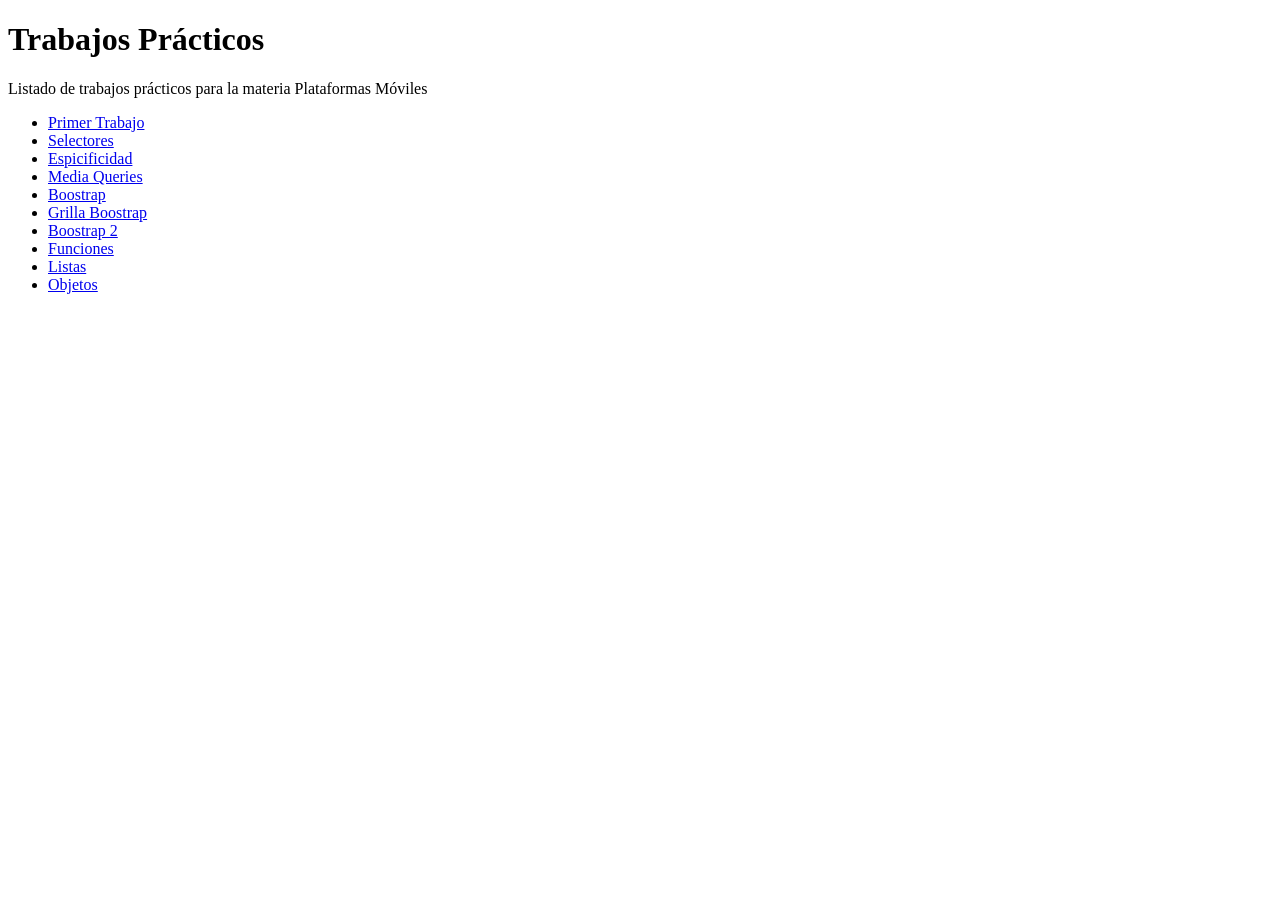
<file: index.html>
<!DOCTYPE html>
<html>
   <head>
      <title>Hola Mundo!</title>
   </head>
   <body>
     <h1>Trabajos Prácticos</h1>
     <p>Listado de trabajos prácticos para la materia Plataformas Móviles</p>
     <ul>
       <li><a href="tp-1/">Primer Trabajo</a></li>
       <li><a href="tp-2/">Selectores</a></li>
       <li><a href="tp-3/">Espicificidad</a></li>
       <li><a href="tp-4/">Media Queries</a></li>
       <li><a href="tp-5/">Boostrap</a></li>
       <li><a href="tp-6/">Grilla Boostrap</a></li>
       <li><a href="tp-7/">Boostrap 2</a></li>
        <li><a href="tp-8/">Funciones</a></li>
        <li><a href="tp-9/">Listas</a></li>
        <li><a href="tp-10/">Objetos</a></li>
     </ul>
   </body>
</html>
</file>
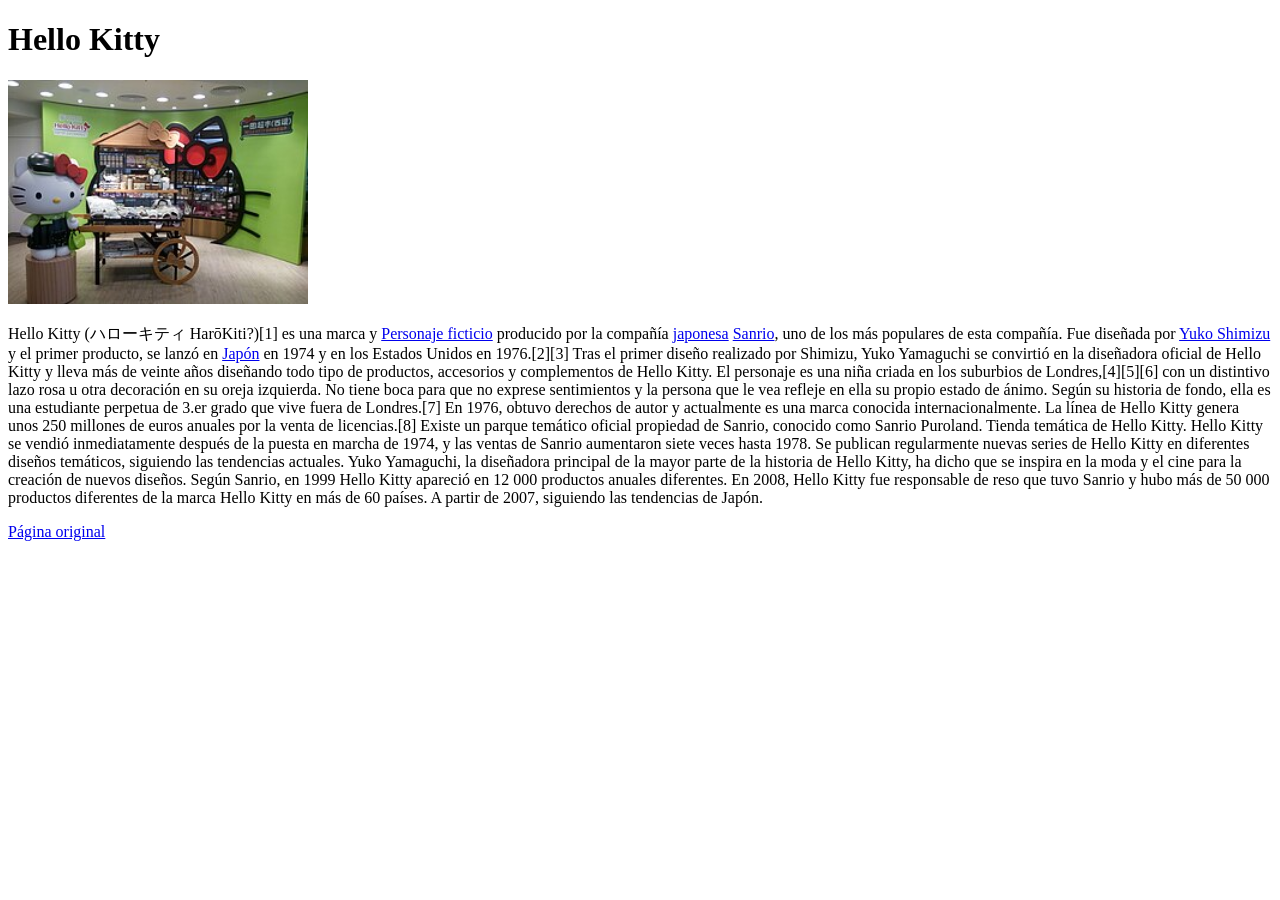
<file: tp-1/index.html>
<!DOCTYPE html>
<html lang="en">
<head>
    <meta charset="UTF-8">
    <meta name="viewport" content="width=device-width, initial-scale=1.0">
    <title>Document</title>
</head>
<body>
    <h1>Hello Kitty</h1>
    <img src="hellokitty.jpg" alt="una foto de hello kitty" width="300">

    <p>Hello Kitty (ハローキティ HarōKiti?)[1] es una marca y <a href="https://es.wikipedia.org/wiki/Personaje"> Personaje ficticio</a> producido por la compañía <a href="https://es.wikipedia.org/wiki/Jap%C3%B3n">japonesa</a> <a href="https://es.wikipedia.org/wiki/Sanrio">Sanrio</a>, uno de los más populares de esta compañía. Fue diseñada por <a href="https://es.wikipedia.org/wiki/Yuko_Shimizu">Yuko Shimizu</a> y el primer producto, se lanzó en <a href="https://es.wikipedia.org/wiki/Jap%C3%B3n">Japón</a> en 1974 y en los Estados Unidos en 1976.[2][3] Tras el primer diseño realizado por Shimizu, Yuko Yamaguchi se convirtió en la diseñadora oficial de Hello Kitty y lleva más de veinte años diseñando todo tipo de productos, accesorios y complementos de Hello Kitty.

El personaje es una niña criada en los suburbios de Londres,[4][5][6] con un distintivo lazo rosa u otra decoración en su oreja izquierda. No tiene boca para que no exprese sentimientos y la persona que le vea refleje en ella su propio estado de ánimo. Según su historia de fondo, ella es una estudiante perpetua de 3.er grado que vive fuera de Londres.[7] En 1976, obtuvo derechos de autor y actualmente es una marca conocida internacionalmente. La línea de Hello Kitty genera unos 250 millones de euros anuales por la venta de licencias.[8] Existe un parque temático oficial propiedad de Sanrio, conocido como Sanrio Puroland.


Tienda temática de Hello Kitty.
Hello Kitty se vendió inmediatamente después de la puesta en marcha de 1974, y las ventas de Sanrio aumentaron siete veces hasta 1978. Se publican regularmente nuevas series de Hello Kitty en diferentes diseños temáticos, siguiendo las tendencias actuales. Yuko Yamaguchi, la diseñadora principal de la mayor parte de la historia de Hello Kitty, ha dicho que se inspira en la moda y el cine para la creación de nuevos diseños.

Según Sanrio, en 1999 Hello Kitty apareció en 12 000 productos anuales diferentes. En 2008, Hello Kitty fue responsable de reso que tuvo Sanrio y hubo más de 50 000 productos diferentes de la marca Hello Kitty en más de 60 países. A partir de 2007, siguiendo las tendencias de Japón.</p>
    <a href="https://es.wikipedia.org/wiki/Hello_Kitty">Página original</a>
</body>
</html>
</file>
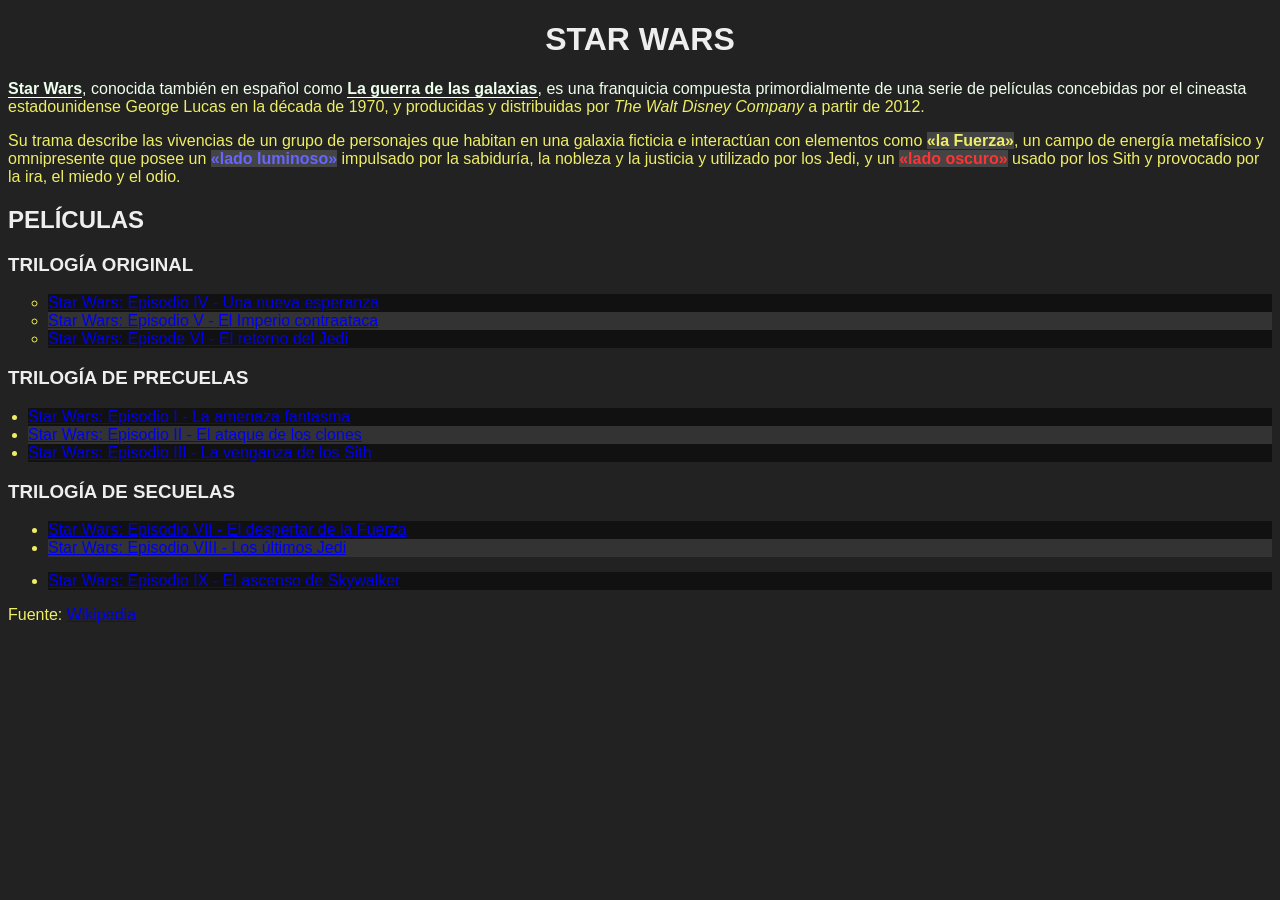
<file: tp-2/index.html>
<!DOCTYPE html>
<html>
<head>
    <meta charset="utf-8">
    <meta name="viewport" content="width=device-width, initial-scale=1">
    <title>TP2 - Selectores CSS</title>
    <link rel="stylesheet" type="text/css" href="style.css">
</head>
<body>
    <h1>Star Wars</h1>
    <p><strong>Star Wars</strong>, conocida también en español como <strong>La guerra de las galaxias</strong>, es una franquicia compuesta primordialmente de una serie de películas concebidas por el cineasta estadounidense George Lucas en la década de 1970, y producidas y distribuidas por <a>The Walt Disney Company</a> a partir de 2012.</p>
    <p>Su trama describe las vivencias de un grupo de personajes que habitan en una galaxia ficticia e interactúan con elementos como <span class="the-force">«la Fuerza»</span>, un campo de energía metafísico y omnipresente que posee un <span class="the-force light-side">«lado luminoso»</span> impulsado por la sabiduría, la nobleza y la justicia y utilizado por los Jedi, y un <span class="the-force dark-side">«lado oscuro»</span> usado por los Sith y provocado por la ira, el miedo y el odio.</p>
    <h2>Películas</h2>
    <h3>Trilogía Original</h3>
    <ul id="og-trilogy" class="movies-list">
        <li><a href="https://es.wikipedia.org/wiki/Star_Wars:_Episodio_IV_-_Una_nueva_esperanza">Star Wars: Episodio IV - Una nueva esperanza</a></li>
        <li><a href="https://es.wikipedia.org/wiki/Star_Wars:_Episodio_V_-_El_Imperio_contraataca">Star Wars: Episodio V - El Imperio contraataca</a></li>
        <li><a href="https://es.wikipedia.org/wiki/Star_Wars:_Episode_VI_-_Return_of_the_Jedi">Star Wars: Episode VI - El retorno del Jedi</a></li>
    </ul>
    <h3>Trilogía de precuelas</h3>
    <ul class="movies-list">
        <li><a href="https://es.wikipedia.org/wiki/Star_Wars:_Episodio_I_-_La_amenaza_fantasma">Star Wars: Episodio I - La amenaza fantasma</a></li>
        <li><a href="https://es.wikipedia.org/wiki/Star_Wars:_Episodio_II_-_El_ataque_de_los_clones">Star Wars: Episodio II - El ataque de los clones</a></li>
        <li><a href="https://es.wikipedia.org/wiki/Star_Wars:_Episodio_III_-_La_venganza_de_los_Sith">Star Wars: Episodio III - La venganza de los Sith</a></li>
    </ul>
    <h3>Trilogía de secuelas</h3>
    <ul class="movies-list">
        <li><a href="https://es.wikipedia.org/wiki/Star_Wars:_Episodio_VII_-_El_despertar_de_la_Fuerza">Star Wars: Episodio VII - El despertar de la Fuerza</a></li>
        <li><a href="https://es.wikipedia.org/wiki/Star_Wars:_Episodio_VIII_-_Los_últimos_Jedi">Star Wars: Episodio VIII - Los últimos Jedi</a></li>
        <li><a href="https://es.wikipedia.org/wiki/Star_Wars:_Episodio_IX_-_El_ascenso_de_Skywalker">Star Wars: Episodio IX - El ascenso de Skywalker</a></li>
    </ul>
    <p>Fuente: <a href="https://es.wikipedia.org/wiki/Star_Wars">Wikipedia</a></p>
</body>
</html>
</file>
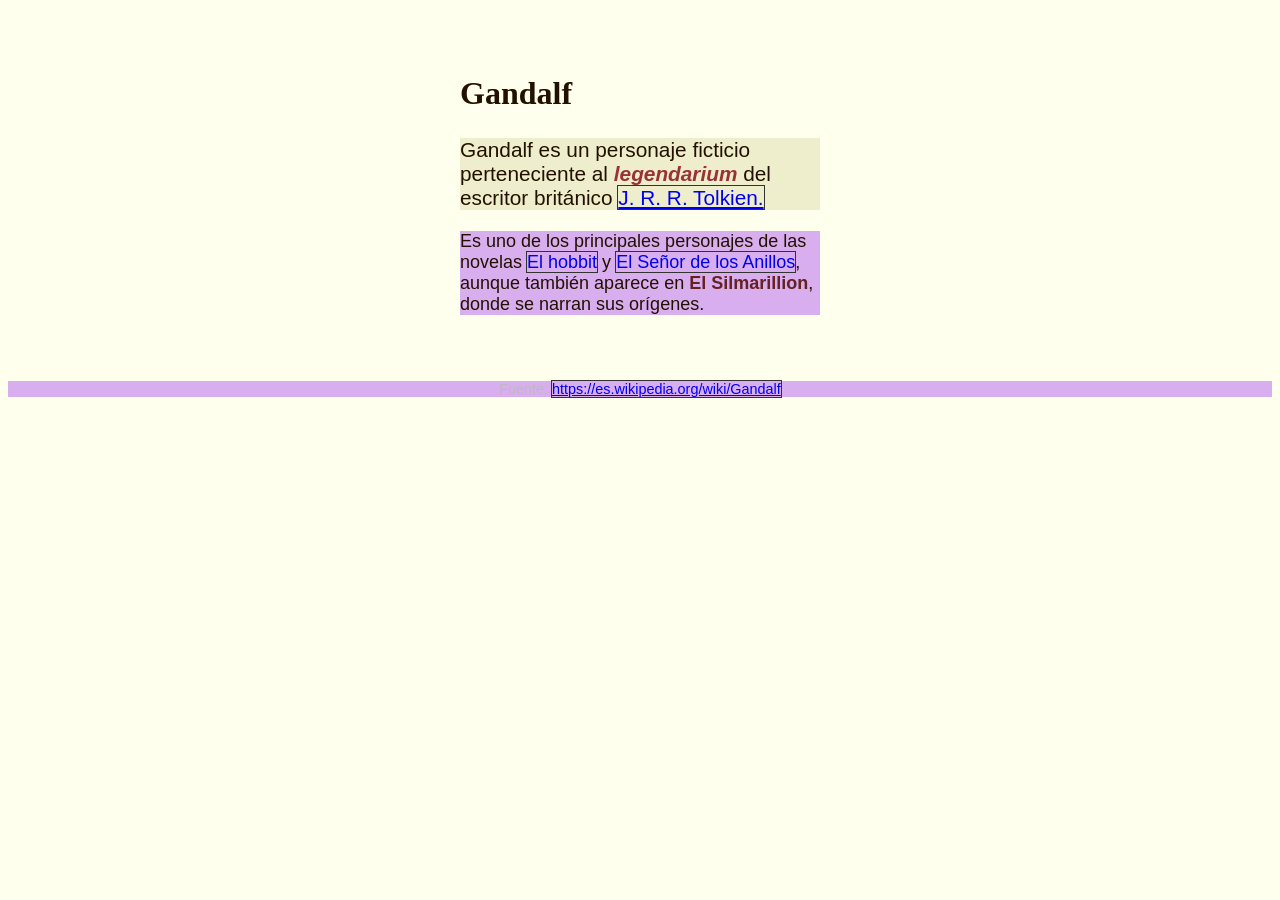
<file: tp-3/index.html>
<!DOCTYPE html>
<html lang="es">
<head>
	<meta charset="utf-8">
	<meta name="viewport" content="width=device-width, initial-scale=1">
	<title>TP3 - Especificidad CSS</title>
	<link rel="stylesheet" type="text/css" href="style.css">
	<style type="text/css">
		body {
			font-size: 18px;
			background-color: #ffe;
			color: #210;
		}

		#contenedor {
			max-width: 40ch;
			margin: 2rem auto;
			padding: 1rem;
		}

		h1 {
			font-size: 2rem;
			text-align: left;
		}

		p {
			font-family: sans-serif;
		}

		#primer-parrafo {
			font-size: 1.3rem;
			background-color: #eec;
		}

		p.importante em {
			font-weight: bold;
			color: #144;
		}

		p.novelas a {
			outline: none;
			text-decoration: none;
		}
		p.novelas a:hover {
			text-decoration: underline;
			background-color: #ccd;
		}

		body p.fuente.parrafo {
			color: #bbb !important;
			font-size: 0.9rem;
			opacity: 100%;
			text-align: center;
		}
	</style>
</head>
<body>
	<article id="contenedor">
		<h1 class="titulo">Gandalf</h1>
		
		<p id="primer-parrafo" class="importante parrafo">
			Gandalf es un personaje ficticio perteneciente al <em>legendarium</em> del escritor británico <a href="https://es.wikipedia.org/wiki/J._R._R._Tolkien">J. R. R. Tolkien.</a>
		</p>
		
		<p class="novelas parrafo">
			Es uno de los principales personajes de las novelas <a href="https://es.wikipedia.org/wiki/El_hobbit">El hobbit</a> y <a href="https://es.wikipedia.org/wiki/El_Señor_de_los_Anillos">El Señor de los Anillos</a>, aunque también aparece en <span class="complicado" style="color: #622">El Silmarillion</span>, donde se narran sus orígenes.
		</p>
	</article>

	<p class="fuente parrafo">
		Fuente: <a href="https://es.wikipedia.org/wiki/Gandalf">https://es.wikipedia.org/wiki/Gandalf</a>
	</p>
</body>
</html>
</file>
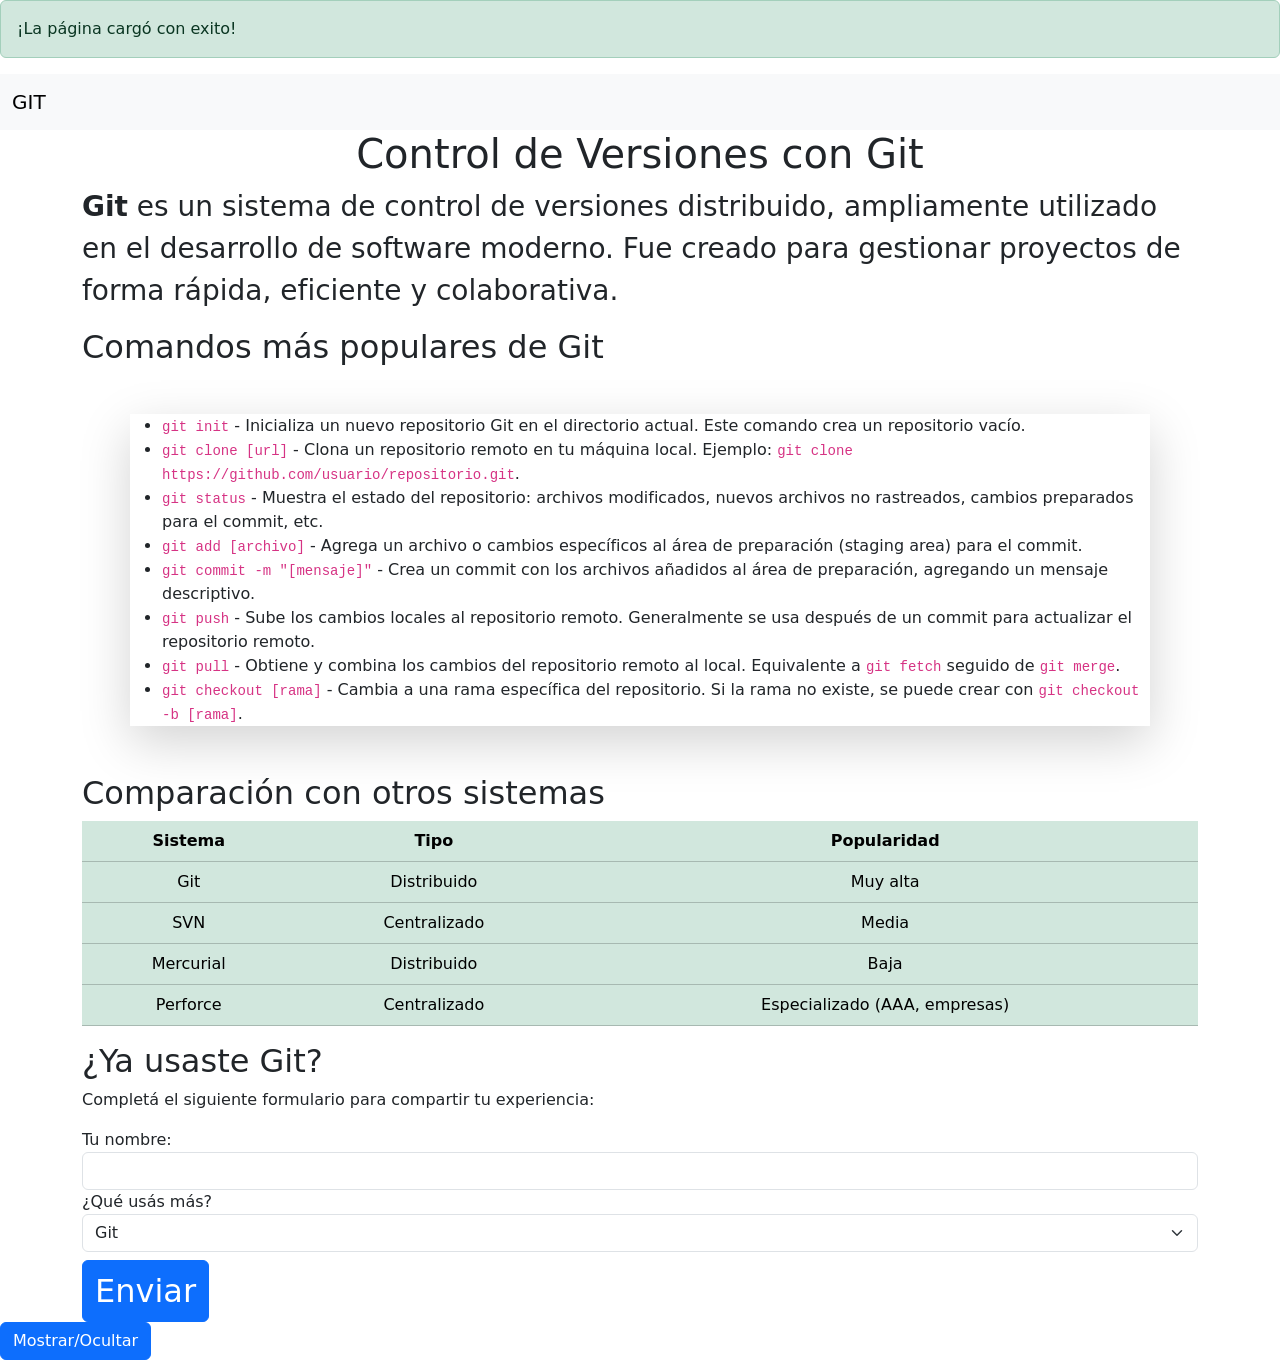
<file: tp-5/index.html>
<!DOCTYPE html>
<html lang="es">
<head>
    <meta charset="UTF-8">
    <meta name="viewport" content="width=device-width, initial-scale=1.0">
    <title>Control de Versiones con Git</title>
    <link href="https://cdn.jsdelivr.net/npm/bootstrap@5.3.0/dist/css/bootstrap.min.css" rel="stylesheet" integrity="sha384-9ndCyUaIbzAi2FUVXJi0CjmCapSmO7SnpJef0486qhLnuZ2cdeRhO02iuK6FUUVM" crossorigin="anonymous">
</head>
<body>
    <div class="alert alert-success">
        ¡La página cargó con exito!
    </div>

    <nav class="navbar bg-body-tertiary">
        <div class="container-fluid">
            <a class="navbar-brand" href="https://git-scm.com/">
            GIT
            </a>
        </div>
    </nav>

    <div class="container">

        <h1 class="text-center">Control de Versiones con Git</h1>

        <p class="fs-3"><strong>Git</strong> es un sistema de control de versiones distribuido, ampliamente utilizado en el desarrollo de
            software moderno. Fue creado para gestionar proyectos de forma rápida, eficiente y colaborativa.</p>

        <h2>Comandos más populares de Git</h2>
        <ul class="m-5 shadow-lg">
            <li><code>git init</code> - Inicializa un nuevo repositorio Git en el directorio actual. Este comando crea un repositorio vacío.</li>
            <li><code>git clone [url]</code> - Clona un repositorio remoto en tu máquina local. Ejemplo: <code>git clone https://github.com/usuario/repositorio.git</code>.</li>
            <li><code>git status</code> - Muestra el estado del repositorio: archivos modificados, nuevos archivos no rastreados, cambios preparados para el commit, etc.</li>
            <li><code>git add [archivo]</code> - Agrega un archivo o cambios específicos al área de preparación (staging area) para el commit.</li>
            <li><code>git commit -m "[mensaje]"</code> - Crea un commit con los archivos añadidos al área de preparación, agregando un mensaje descriptivo.</li>
            <li><code>git push</code> - Sube los cambios locales al repositorio remoto. Generalmente se usa después de un commit para actualizar el repositorio remoto.</li>
            <li><code>git pull</code> - Obtiene y combina los cambios del repositorio remoto al local. Equivalente a <code>git fetch</code> seguido de <code>git merge</code>.</li>
            <li><code>git checkout [rama]</code> - Cambia a una rama específica del repositorio. Si la rama no existe, se puede crear con <code>git checkout -b [rama]</code>.</li>
        </ul>

        <h2>Comparación con otros sistemas</h2>
        <table class="table table-success text-center">
            <thead>
                <tr>
                    <th>Sistema</th>
                    <th>Tipo</th>
                    <th>Popularidad</th>
                </tr>
            </thead>
            <tbody>
                <tr>
                    <td>Git</td>
                    <td>Distribuido</td>
                    <td>     Muy alta</td>
                </tr>
                <tr>
                    <td>SVN</td>
                    <td>Centralizado</td>
                    <td>     Media</td>
                </tr>
                <tr>
                    <td>Mercurial</td>
                    <td>Distribuido</td>
                    <td>     Baja</td>
                </tr>
                <tr>
                    <td>Perforce</td>
                    <td>Centralizado</td>
                    <td>     Especializado (AAA, empresas)</td>
                </tr>
            </tbody>
        </table>

        <h2>¿Ya usaste Git?</h2>
        <p>Completá el siguiente formulario para compartir tu experiencia:</p>

        <form class="form">
            <label for="nombre">Tu nombre:</label>
            <input type="text" id="nombre" name="nombre" class="form-control">

            <label for="experiencia">¿Qué usás más?</label><br>
            <select id="experiencia" name="experiencia" class="form-select">
                <option value="git">Git</option>
                <option value="github">Git + GitHub</option>
                <option value="otro">Otro sistema</option>
                <option value="ninguno">Todavía no uso ninguno</option>
            </select>

            <input type="submit" value="Enviar" class="btn btn-primary mt-2 fs-2" >
        </form>
    </div>
    <button class="btn btn-primary" data-bs-toggle="collapse" data-bs-target="#texto">
        Mostrar/Ocultar
    </button>

    <div class="collapse mt-3" id="texto">
        <div class="card card-body">
            Git es un sistema de control de versiones distribuido , gratuito y de código abierto, diseñado para gestionar todo tipo de proyectos, desde pequeños hasta muy grandes, con rapidez y eficiencia.
        </div>
    </div>
    <script src="https://cdn.jsdelivr.net/npm/bootstrap@5.3.0/dist/js/bootstrap.bundle.min.js" integrity="sha384-geWF76RCwLtnZ8qwWowPQNguL3RmwHVBC9FhGdlKrxdiJJigb/j/68SIy3Te4Bkz" crossorigin="anonymous"></script>
</body>
</html>
</file>
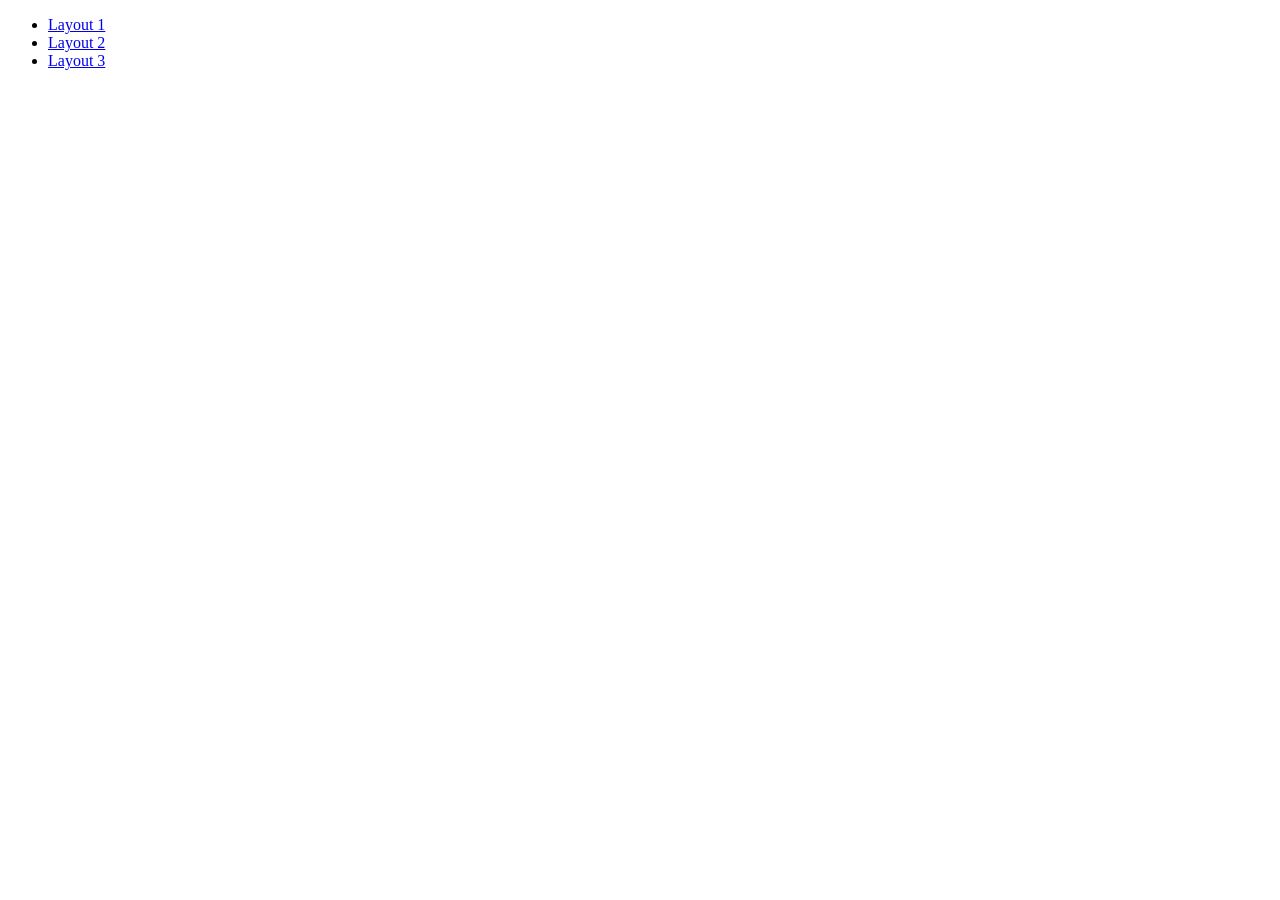
<file: tp-6/index.html>
<!DOCTYPE html>
<html lang="es">
<head>
    <meta charset="UTF-8">
    <meta http-equiv="X-UA-Compatible" content="IE=edge">
    <meta name="viewport" content="width=device-width, initial-scale=1.0">
    <title>Index</title>
</head>
<body>
    <div class="container-sm g-0">
        <ul>
            <li>
                <a href="layout-1.html">Layout 1</a>
            </li>
            <li>
                <a href="layout-2.html">Layout 2</a>
            </li>
            <li>
                <a href="layout-3.html">Layout 3</a>
            </li>
        </ul>
    </div>
</body>
</html>
</file>
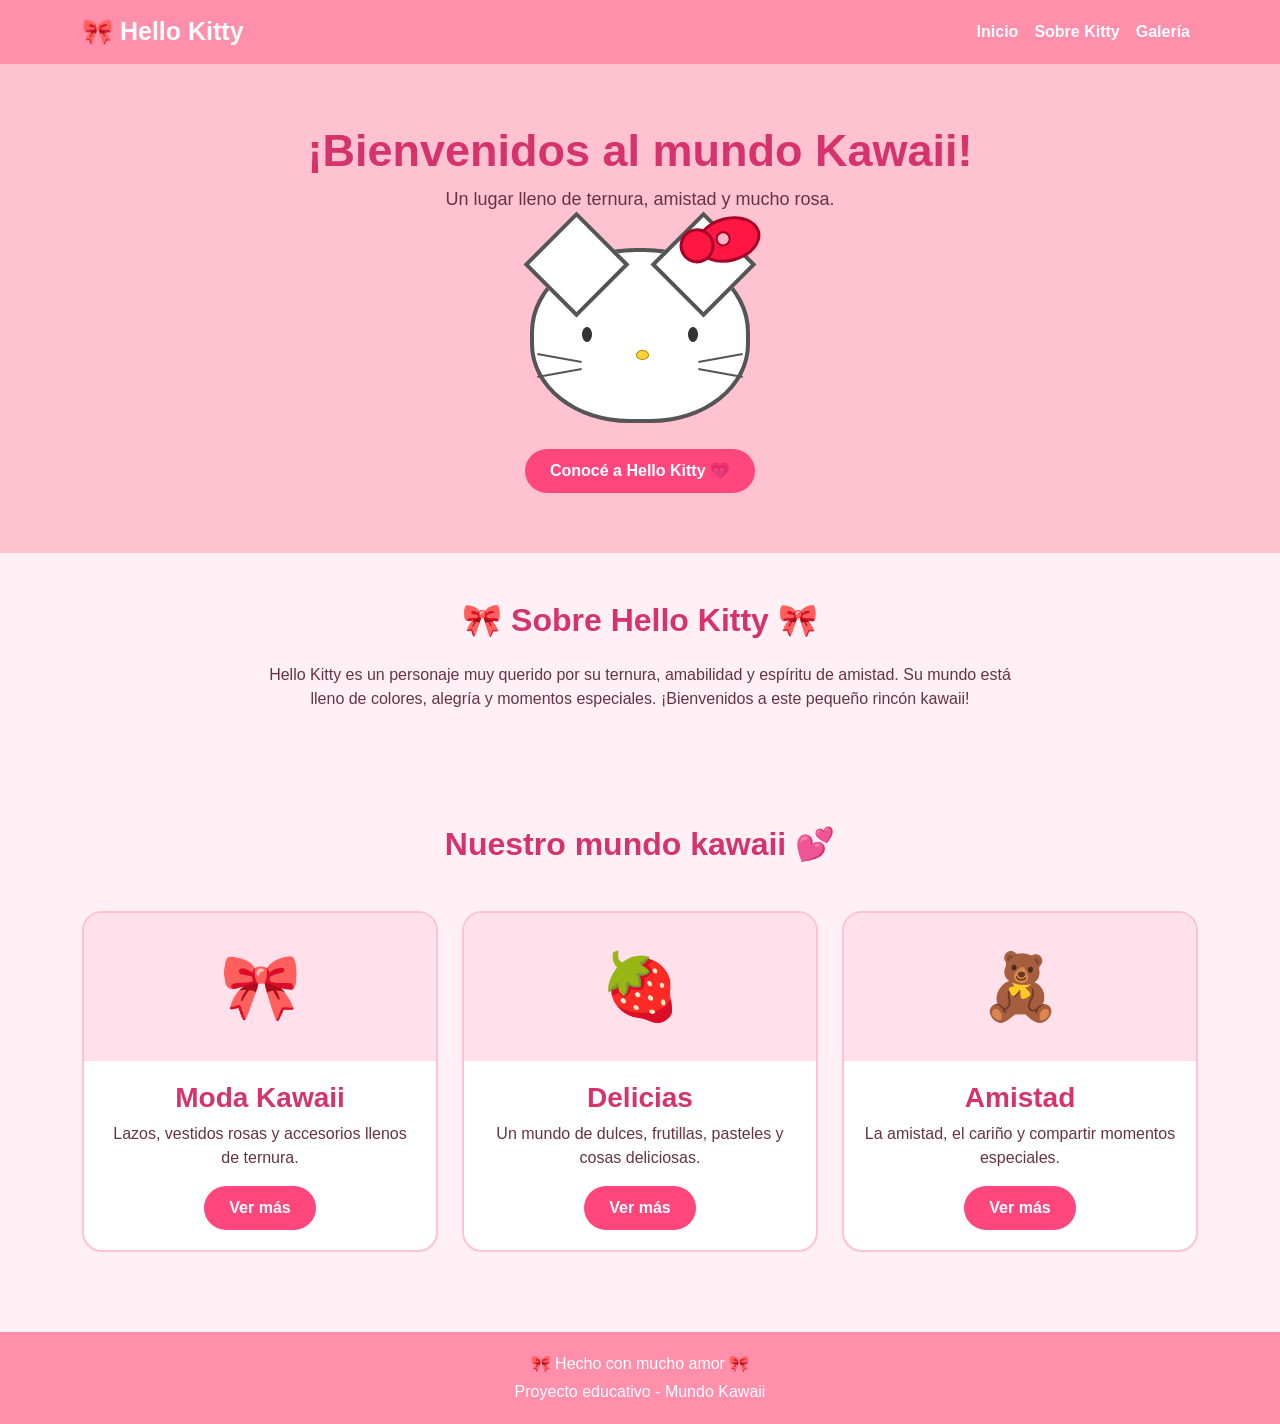
<file: tp-7/index.html>
<!DOCTYPE html>
<html lang="es">
<head>
    <meta charset="UTF-8">
    <meta name="viewport" content="width=device-width, initial-scale=1.0">

    <title>Hello Kitty - Mundo Kawaii</title>

    <!-- Bootstrap 5.3.9 -->
    <link href="https://cdn.jsdelivr.net/npm/bootstrap@5.3.9/dist/css/bootstrap.min.css" rel="stylesheet">

    <style>
        body {
            background-color: #fff0f5;
            font-family: 'Arial', sans-serif;
            color: #663344;
        }

        /* Barra de navegación */
        .navbar {
            background-color: #ff8fab;
        }

        .navbar-brand {
            color: white;
            font-size: 25px;
            font-weight: bold;
        }

        .navbar-brand:hover {
            color: #fff0f5;
        }

        .nav-link {
            color: white !important;
            font-weight: bold;
        }

        /* Portada */
        .portada {
            background-color: #ffc2d1;
            padding: 60px 20px;
            text-align: center;
        }

        .portada h1 {
            font-size: 45px;
            color: #d6336c;
            font-weight: bold;
        }

        .portada p {
            font-size: 18px;
        }

        /* Ilustración kawaii */
        .kitty {
            position: relative;
            width: 220px;
            height: 175px;
            background: white;
            border: 4px solid #555;
            border-radius: 48% 48% 45% 45%;
            margin: 35px auto 10px;
            z-index: 1;
        }

        .oreja {
            position: absolute;
            top: -25px;
            width: 75px;
            height: 75px;
            background: white;
            border: 4px solid #555;
            transform: rotate(45deg);
            z-index: -1;
        }

        .oreja.izquierda {
            left: 5px;
        }

        .oreja.derecha {
            right: 5px;
        }

        .ojo {
            position: absolute;
            top: 75px;
            width: 10px;
            height: 15px;
            background: #333;
            border-radius: 50%;
        }

        .ojo.izquierdo {
            left: 48px;
        }

        .ojo.derecho {
            right: 48px;
        }

        .nariz {
            position: absolute;
            top: 98px;
            left: 102px;
            width: 13px;
            height: 10px;
            background: #ffd43b;
            border: 1px solid #b58b00;
            border-radius: 50%;
        }

        .bigote {
            position: absolute;
            top: 105px;
            width: 45px;
            height: 2px;
            background: #555;
        }

        .bigote.uno {
            left: 3px;
            transform: rotate(10deg);
        }

        .bigote.dos {
            left: 3px;
            top: 120px;
            transform: rotate(-10deg);
        }

        .bigote.tres {
            right: 3px;
            transform: rotate(-10deg);
        }

        .bigote.cuatro {
            right: 3px;
            top: 120px;
            transform: rotate(10deg);
        }

        .lazo {
            position: absolute;
            top: -35px;
            right: -15px;
            width: 65px;
            height: 45px;
            background: #ff1744;
            border: 3px solid #a50025;
            border-radius: 50%;
            transform: rotate(-15deg);
        }

        .lazo::before {
            content: "";
            position: absolute;
            left: -20px;
            top: 0;
            width: 35px;
            height: 35px;
            background: #ff1744;
            border: 3px solid #a50025;
            border-radius: 50%;
        }

        .lazo::after {
            content: "";
            position: absolute;
            left: 17px;
            top: 10px;
            width: 15px;
            height: 15px;
            background: #ffb3c6;
            border-radius: 50%;
            border: 2px solid #a50025;
        }

        /* Botones */
        .btn-kitty {
            background-color: #ff477e;
            color: white;
            border-radius: 25px;
            padding: 10px 25px;
            border: none;
            font-weight: bold;
        }

        .btn-kitty:hover {
            background-color: #d6336c;
            color: white;
        }

        /* Tarjetas */
        .seccion-tarjetas {
            padding: 50px 20px;
        }

        .tarjeta {
            background-color: white;
            border: 2px solid #ffc2d1;
            border-radius: 20px;
            overflow: hidden;
            transition: transform 0.3s;
            height: 100%;
        }

        .tarjeta:hover {
            transform: translateY(-8px);
        }

        .tarjeta-imagen {
            background-color: #ffe0eb;
            font-size: 65px;
            padding: 25px;
            text-align: center;
        }

        .tarjeta h3 {
            color: #d6336c;
            font-weight: bold;
        }

        .tarjeta-contenido {
            padding: 20px;
            text-align: center;
        }

        /* Pie de página */
        footer {
            background-color: #ff8fab;
            color: white;
            text-align: center;
            padding: 20px;
            margin-top: 30px;
        }

        /* Responsive */
        @media (max-width: 768px) {
            .portada {
                padding: 35px 15px;
            }

            .portada h1 {
                font-size: 32px;
            }

            .kitty {
                transform: scale(0.85);
                margin-top: 20px;
                margin-bottom: 10px;
            }

            .seccion-tarjetas {
                padding: 30px 15px;
            }
        }
    </style>
</head>

<body>

    <!-- NAVBAR -->
    <nav class="navbar navbar-expand-lg navbar-dark">
        <div class="container">

            <a class="navbar-brand" href="#">🎀 Hello Kitty</a>

            <button class="navbar-toggler" type="button"
                data-bs-toggle="collapse"
                data-bs-target="#menu">
                <span class="navbar-toggler-icon"></span>
            </button>

            <div class="collapse navbar-collapse" id="menu">
                <ul class="navbar-nav ms-auto">
                    <li class="nav-item">
                        <a class="nav-link" href="#inicio">Inicio</a>
                    </li>

                    <li class="nav-item">
                        <a class="nav-link" href="#sobre">Sobre Kitty</a>
                    </li>

                    <li class="nav-item">
                        <a class="nav-link" href="#galeria">Galería</a>
                    </li>
                </ul>
            </div>

        </div>
    </nav>

    <!-- PORTADA -->
    <header class="portada" id="inicio">

        <div class="container">

            <h1>¡Bienvenidos al mundo Kawaii!</h1>

            <p>
                Un lugar lleno de ternura, amistad y mucho rosa.
            </p>

            <!-- Dibujo de Hello Kitty hecho con CSS -->
            <div class="kitty">

                <div class="oreja izquierda"></div>
                <div class="oreja derecha"></div>

                <div class="ojo izquierdo"></div>
                <div class="ojo derecho"></div>

                <div class="nariz"></div>

                <div class="bigote uno"></div>
                <div class="bigote dos"></div>
                <div class="bigote tres"></div>
                <div class="bigote cuatro"></div>

                <div class="lazo"></div>

            </div>

            <a href="#sobre" class="btn btn-kitty mt-3">
                Conocé a Hello Kitty 💗
            </a>

        </div>

    </header>

    <!-- SOBRE HELLO KITTY -->
    <section class="container text-center py-5" id="sobre">

        <h2 class="fw-bold mb-4" style="color: #d6336c;">
            🎀 Sobre Hello Kitty 🎀
        </h2>

        <p class="mx-auto" style="max-width: 750px;">
            Hello Kitty es un personaje muy querido por su ternura,
            amabilidad y espíritu de amistad. Su mundo está lleno
            de colores, alegría y momentos especiales.
            ¡Bienvenidos a este pequeño rincón kawaii!
        </p>

    </section>

    <!-- GALERÍA -->
    <section class="seccion-tarjetas" id="galeria">

        <div class="container">

            <h2 class="text-center fw-bold mb-5"
                style="color: #d6336c;">
                Nuestro mundo kawaii 💕
            </h2>

            <div class="row g-4">

                <!-- TARJETA 1 -->
                <div class="col-12 col-md-6 col-lg-4">

                    <div class="tarjeta">

                        <div class="tarjeta-imagen">
                            🎀
                        </div>

                        <div class="tarjeta-contenido">

                            <h3>Moda Kawaii</h3>

                            <p>
                                Lazos, vestidos rosas y accesorios
                                llenos de ternura.
                            </p>

                            <button class="btn btn-kitty"
                                onclick="mostrarMensaje('¡La moda kawaii es hermosa! 🎀')">
                                Ver más
                            </button>

                        </div>

                    </div>

                </div>

                <!-- TARJETA 2 -->
                <div class="col-12 col-md-6 col-lg-4">

                    <div class="tarjeta">

                        <div class="tarjeta-imagen">
                            🍓
                        </div>

                        <div class="tarjeta-contenido">

                            <h3>Delicias</h3>

                            <p>
                                Un mundo de dulces, frutillas,
                                pasteles y cosas deliciosas.
                            </p>

                            <button class="btn btn-kitty"
                                onclick="mostrarMensaje('¡Qué rico! 🍓')">
                                Ver más
                            </button>

                        </div>

                    </div>

                </div>

                <!-- TARJETA 3 -->
                <div class="col-12 col-md-6 col-lg-4">

                    <div class="tarjeta">

                        <div class="tarjeta-imagen">
                            🧸
                        </div>

                        <div class="tarjeta-contenido">

                            <h3>Amistad</h3>

                            <p>
                                La amistad, el cariño y compartir
                                momentos especiales.
                            </p>

                            <button class="btn btn-kitty"
                                onclick="mostrarMensaje('¡La amistad es lo más importante! 💗')">
                                Ver más
                            </button>

                        </div>

                    </div>

                </div>

            </div>

        </div>

    </section>

    <!-- FOOTER -->
    <footer>

        <p class="mb-1">
            🎀 Hecho con mucho amor 🎀
        </p>

        <p class="mb-0">
            Proyecto educativo - Mundo Kawaii
        </p>

    </footer>

    <!-- JAVASCRIPT -->
    <script src="https://cdn.jsdelivr.net/npm/bootstrap@5.3.9/dist/js/bootstrap.bundle.min.js"></script>

    <script>
        function mostrarMensaje(mensaje) {
            alert(mensaje);
        }
    </script>

</body>
</html>
</file>
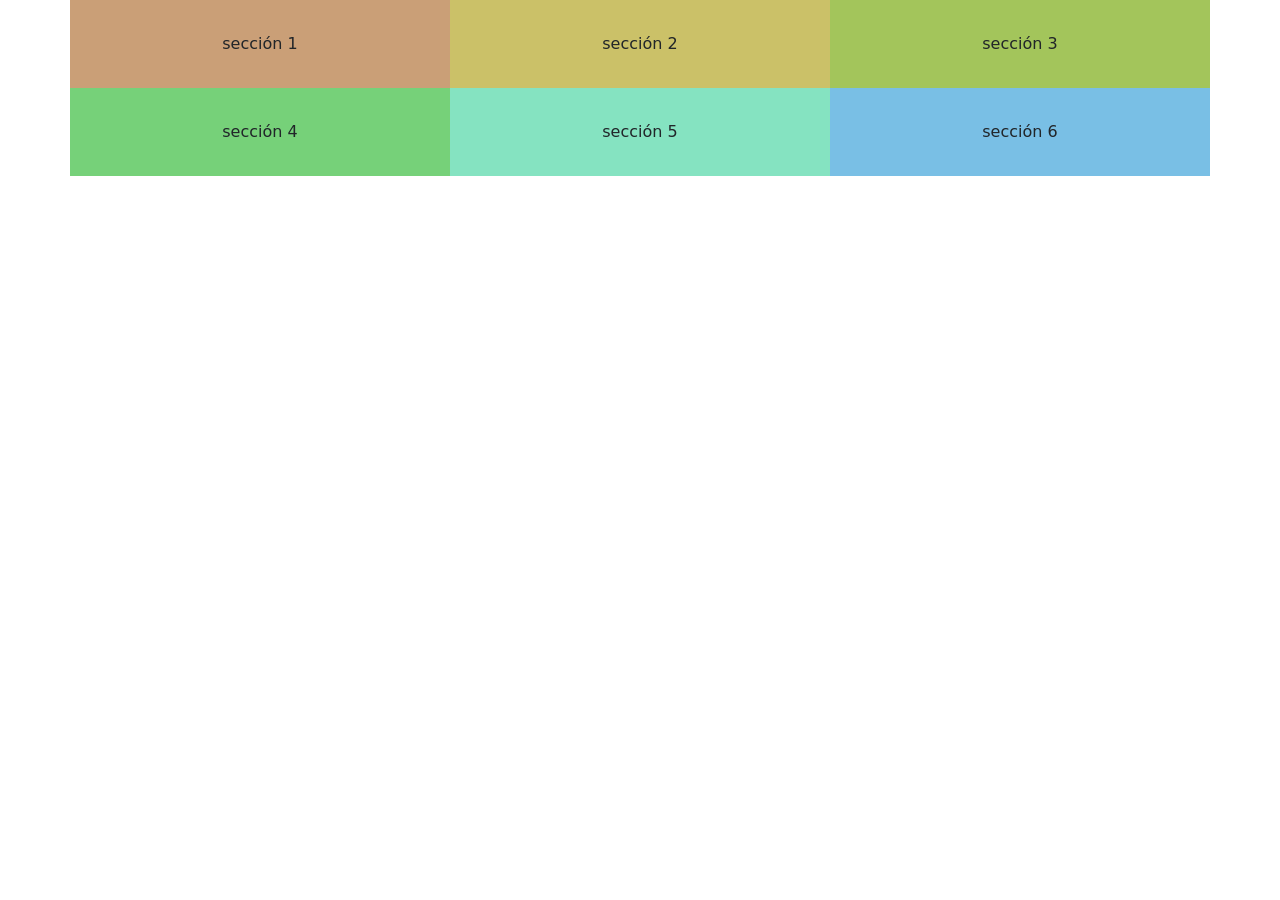
<file: tp-6/layout-1.html>
<!DOCTYPE html>
<html lang="es">
<head>
    <meta charset="UTF-8">
    <meta http-equiv="X-UA-Compatible" content="IE=edge">
    <meta name="viewport" content="width=device-width, initial-scale=1.0">
    <title>Layout 1</title>
    <style>
        .content {padding: 2em 0.5em; text-align: center;}
        .s1 {background-color: #ca9f77;}
        .s2 {background-color: #cbc168;}
        .s3 {background-color: #a3c55b;}
        .s4 {background-color: #76d179;}
        .s5 {background-color: #85e3c1;}
        .s6 {background-color: #79bfe5;}
    </style>
    <link href="https://cdn.jsdelivr.net/npm/bootstrap@5.3.0/dist/css/bootstrap.min.css" rel="stylesheet" integrity="sha384-9ndCyUaIbzAi2FUVXJi0CjmCapSmO7SnpJef0486qhLnuZ2cdeRhO02iuK6FUUVM" crossorigin="anonymous">
</head>
<body>
    <div class="container-sm g-0">
        <div class="row g-0">
            <div class="col-12 col-md-6 col-lg-4">
                <div class="content s1">sección 1</div>
            </div>
            <div class="col-12 col-md-6 col-lg-4">
                <div class="content s2">sección 2</div>
            </div>
            <div class="col-12 col-md-6 col-lg-4">
                <div class="content s3">sección 3</div>
            </div>
            <div class="col-12 col-md-6 col-lg-4">
                <div class="content s4">sección 4</div>
            </div>
            <div class="col-12 col-md-6 col-lg-4">
                <div class="content s5">sección 5</div>
            </div>
            <div class="col-12 col-md-6 col-lg-4">
                <div class="content s6">sección 6</div>
            </div>
        </div>
    </div>
    <script src="https://cdn.jsdelivr.net/npm/bootstrap@5.3.0/dist/js/bootstrap.bundle.min.js" integrity="sha384-geWF76RCwLtnZ8qwWowPQNguL3RmwHVBC9FhGdlKrxdiJJigb/j/68SIy3Te4Bkz" crossorigin="anonymous"></script>
</body>
</html>
</file>
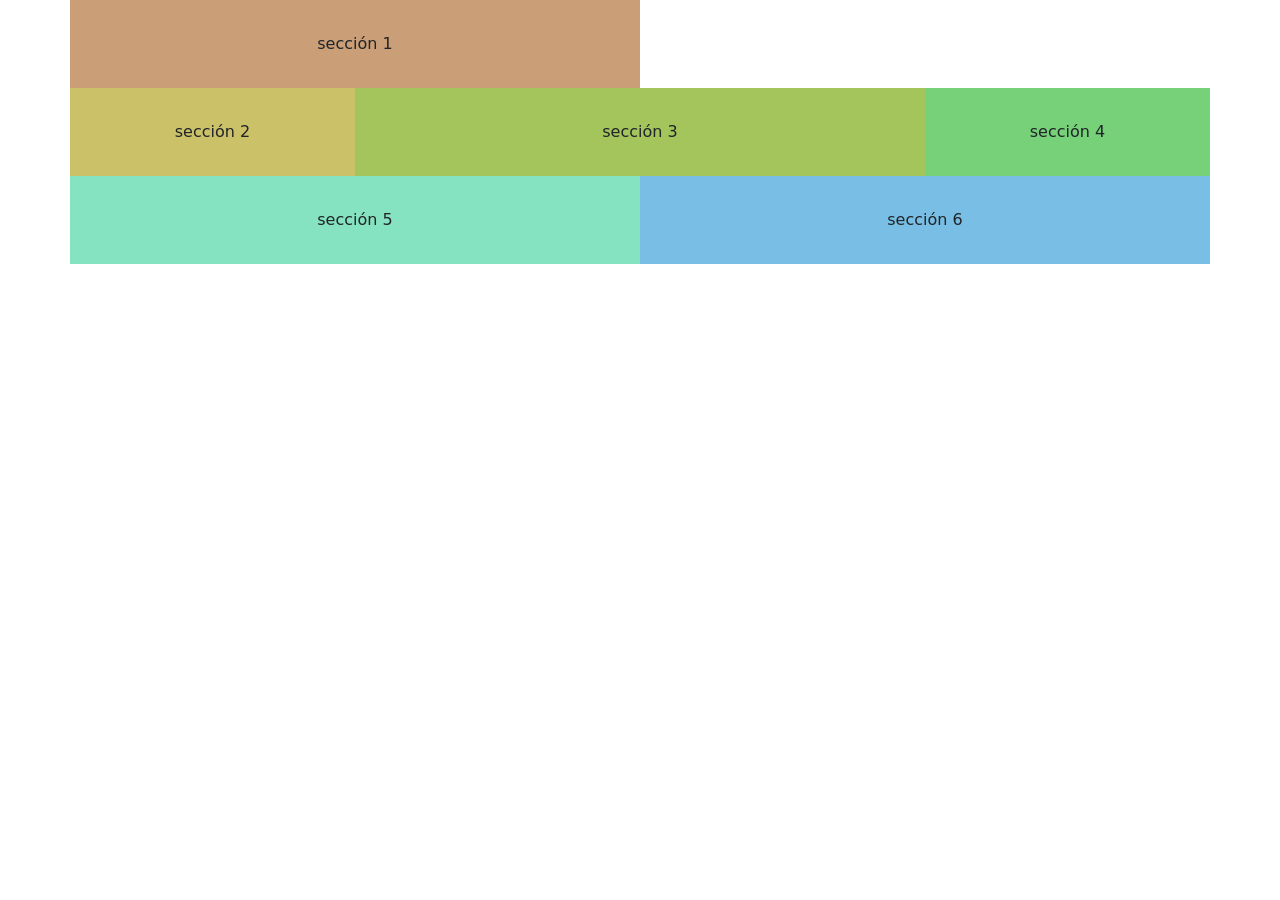
<file: tp-6/layout-2.html>
<!DOCTYPE html>
<html lang="es">
<head>
    <meta charset="UTF-8">
    <meta http-equiv="X-UA-Compatible" content="IE=edge">
    <meta name="viewport" content="width=device-width, initial-scale=1.0">
    <title>Layout 2</title>
    <style>
        .content {padding: 2em 0.5em; text-align: center;}
        .s1 {background-color: #ca9f77;}
        .s2 {background-color: #cbc168;}
        .s3 {background-color: #a3c55b;}
        .s4 {background-color: #76d179;}
        .s5 {background-color: #85e3c1;}
        .s6 {background-color: #79bfe5;}
    </style>
    <link href="https://cdn.jsdelivr.net/npm/bootstrap@5.3.0/dist/css/bootstrap.min.css" rel="stylesheet" integrity="sha384-9ndCyUaIbzAi2FUVXJi0CjmCapSmO7SnpJef0486qhLnuZ2cdeRhO02iuK6FUUVM" crossorigin="anonymous">
</head>
<body>
    <div class="container-sm g-0">
        <div class="row g-0">
            <div class="col-12 col-md-6 col-lg-6 ">
                <div class="content s1">sección 1</div>
            </div>
            <div class="col-md-6 col-lg-6 ">
                
            </div>
            <div class="col-12 col-md-4 col-lg-3 ">
                <div class="content s2">sección 2</div>
            </div>
            <div class="col-12 col-md-4 col-lg-6">
                <div class="content s3">sección 3</div>
            </div>
            <div class="col-12 col-md-4 col-lg-3">
                <div class="content s4">sección 4</div>
            </div>
            <div class="col-6 col-md-6 col-lg-6">
                <div class="content s5">sección 5</div>
            </div>
            <div class="col-6 col-md-6 col-lg-6">
                <div class="content s6">sección 6</div>
            </div>
        </div>
    </div>
    <script src="https://cdn.jsdelivr.net/npm/bootstrap@5.3.0/dist/js/bootstrap.bundle.min.js" integrity="sha384-geWF76RCwLtnZ8qwWowPQNguL3RmwHVBC9FhGdlKrxdiJJigb/j/68SIy3Te4Bkz" crossorigin="anonymous"></script>
</body>
</html>
</file>
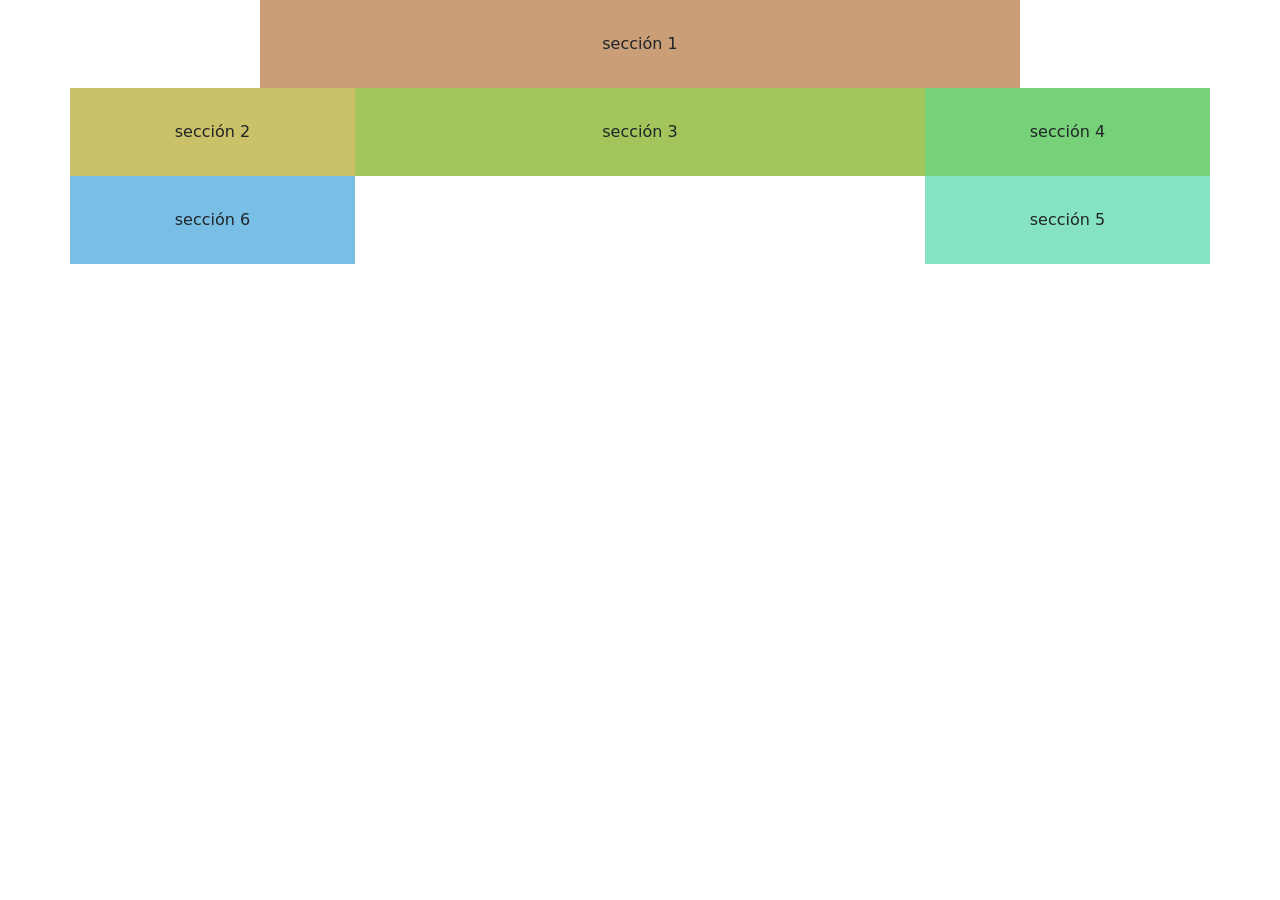
<file: tp-6/layout-3.html>
<!DOCTYPE html>
<html lang="es">
<head>
    <meta charset="UTF-8">
    <meta http-equiv="X-UA-Compatible" content="IE=edge">
    <meta name="viewport" content="width=device-width, initial-scale=1.0">
    <title>Layout 3</title>
    <style>
        .content {padding: 2em 0.5em; text-align: center;}
        .s1 {background-color: #ca9f77;}
        .s2 {background-color: #cbc168;}
        .s3 {background-color: #a3c55b;}
        .s4 {background-color: #76d179;}
        .s5 {background-color: #85e3c1;}
        .s6 {background-color: #79bfe5;}
    </style>
    <link href="https://cdn.jsdelivr.net/npm/bootstrap@5.3.0/dist/css/bootstrap.min.css" rel="stylesheet" integrity="sha384-9ndCyUaIbzAi2FUVXJi0CjmCapSmO7SnpJef0486qhLnuZ2cdeRhO02iuK6FUUVM" crossorigin="anonymous">
</head>
<body>
    <div class="container-sm g-0">

        <div class="row g-0 justify-content-md-center justify-content-lg-center">
            <div class="col-12 col-md-6 col-lg-8">
                <div class="content s1">sección 1</div>
            </div>
        </div>

        <div class="row g-0">
            <div class="col-12 col-md-4 order-3 order-md-last col-lg-3 order-lg-first">
                <div class="content s2">sección 2</div>
            </div>
            <div class="col-12 col-md-4 order-2 col-lg-6">
                <div class="content s3">sección 3</div>
            </div>
            <div class="col-12 col-md-4 order-1 order-md-first col-lg-3 order-lg-last">
                <div class="content s4">sección 4</div>
            </div>
        </div>

        <div class="row g-0">
            
            <div class="col-12 col-md-6 col-lg-3 order-md-last order-lg-first">
                <div class="content s6">sección 6</div>
            </div>
            <div class="d-none d-lg-block col-lg-6"></div>
            
            <div class="col-12 col-md-6 col-lg-3 d-none d-sm-block ">
                <div class="content s5">sección 5</div>
            </div>
        </div>
    </div>
    <script src="https://cdn.jsdelivr.net/npm/bootstrap@5.3.0/dist/js/bootstrap.bundle.min.js" integrity="sha384-geWF76RCwLtnZ8qwWowPQNguL3RmwHVBC9FhGdlKrxdiJJigb/j/68SIy3Te4Bkz" crossorigin="anonymous"></script>
</body>
</html>
</file>
<file: tp-2/style.css>
body {
  background-color: #222;
  color: #ee6;
  font-family: sans-serif;
}

h1 {
  text-align: center;
}

h1, h2, h3, h4, h5, h6 {
  color: #eee;
  text-transform: uppercase;
}

h1:hover {
  color: #66f;
}

p {
  font-family: sans-serif;
}

p:first-of-type::first-line {
  color: #efe;
}

strong {
  border-bottom: 1px solid #fff;
}

.the-force {
  background-color: #444;
  font-weight: bold;
}

.light-side {
  color: #66f;
}

.dark-side {
  color: #f33;
}

#og-trilogy {
  list-style-type: circle;
}

ul:nth-of-type(2) {
  padding-left: 20px;
}

ul:nth-of-type(3) li:last-child {
  margin-top: 15px;
}

a:visited {
  color: gray;
}

a:not([href]) {
  font-style: italic;
}

ul li:nth-child(odd) {
  background-color: #111;
}

ul li:nth-child(even) {
  background-color: #333;
}
</file>
<file: tp-3/style.css>
h1 {
    text-align: center;
}

p {
    font-family: serif;
}

#primer-parrafo {
    background-color: #CEE;
}

#primer-parrafo em {
    color: #933
}

a {
    outline: 1px solid #333 !important;
}

p.fuente {
    opacity: 100%;
}

p {
    background-color: rgba(190, 120, 240, 0.6);
}

p.fuente {
    color: #000;
}

.complicado {
    font-weight: bold;
    color: #C62;
}
</file>
